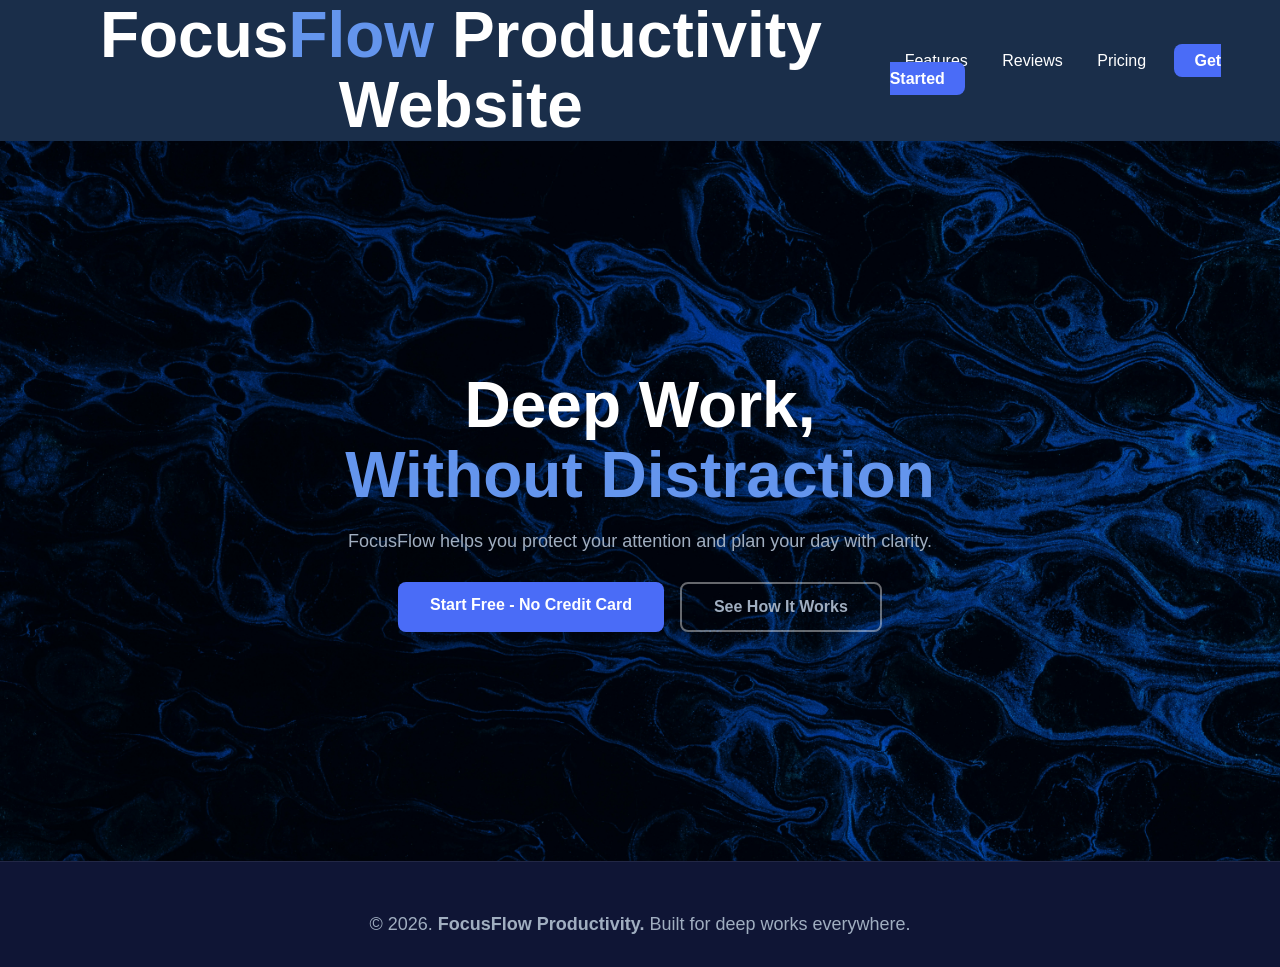
<file: index.html>
<!--Product landing page-->
<!DOCTYPE html>
<html>
    <head>
        <meta charset="UTF-8">
        <meta name="viewport" content="width=device-content, initial-scale=1.0">
        <title>Product landing page</title>
        <link rel="stylesheet" href="style.css">
    </head>

    <body>
        <header style="display: flex; justify-content: space-between; align-items: center; padding: 0 2rem;">
            <h1 style="color: white;">Focus<span style="color: cornflowerblue;">Flow</span> Productivity Website</h1>
        

        <nav>
            <a href="features.html">Features</a> 
            <a href="reviews.html">Reviews</a> 
            <a href="pricing.html">Pricing</a> &nbsp;
            <a href="pricing.html" class="btn-getstarted">Get Started</a>
        </nav>
        </header>

        <section>
            <div class="hero-content">
            <h1>Deep Work,<br>
                <span class="highlight">Without Distraction</span></h1>
                <p>FocusFlow helps you protect your attention and plan your day with clarity.</p>
            

<!--CTA Button-->
        <div class="cta-buttons">
            <a href="pricing.html" class="btn-primary">Start Free - No Credit Card</a> 
            <a href="features.html" class="btn-secondary">See How It Works</a>
        </div>
        </div>
        </section>

<!--Footer Details-->
        <footer>
            <p>&copy; 2026. <strong>FocusFlow Productivity.</strong> Built for deep works everywhere.</p>
        </footer>
    </body>
</html>
</file>
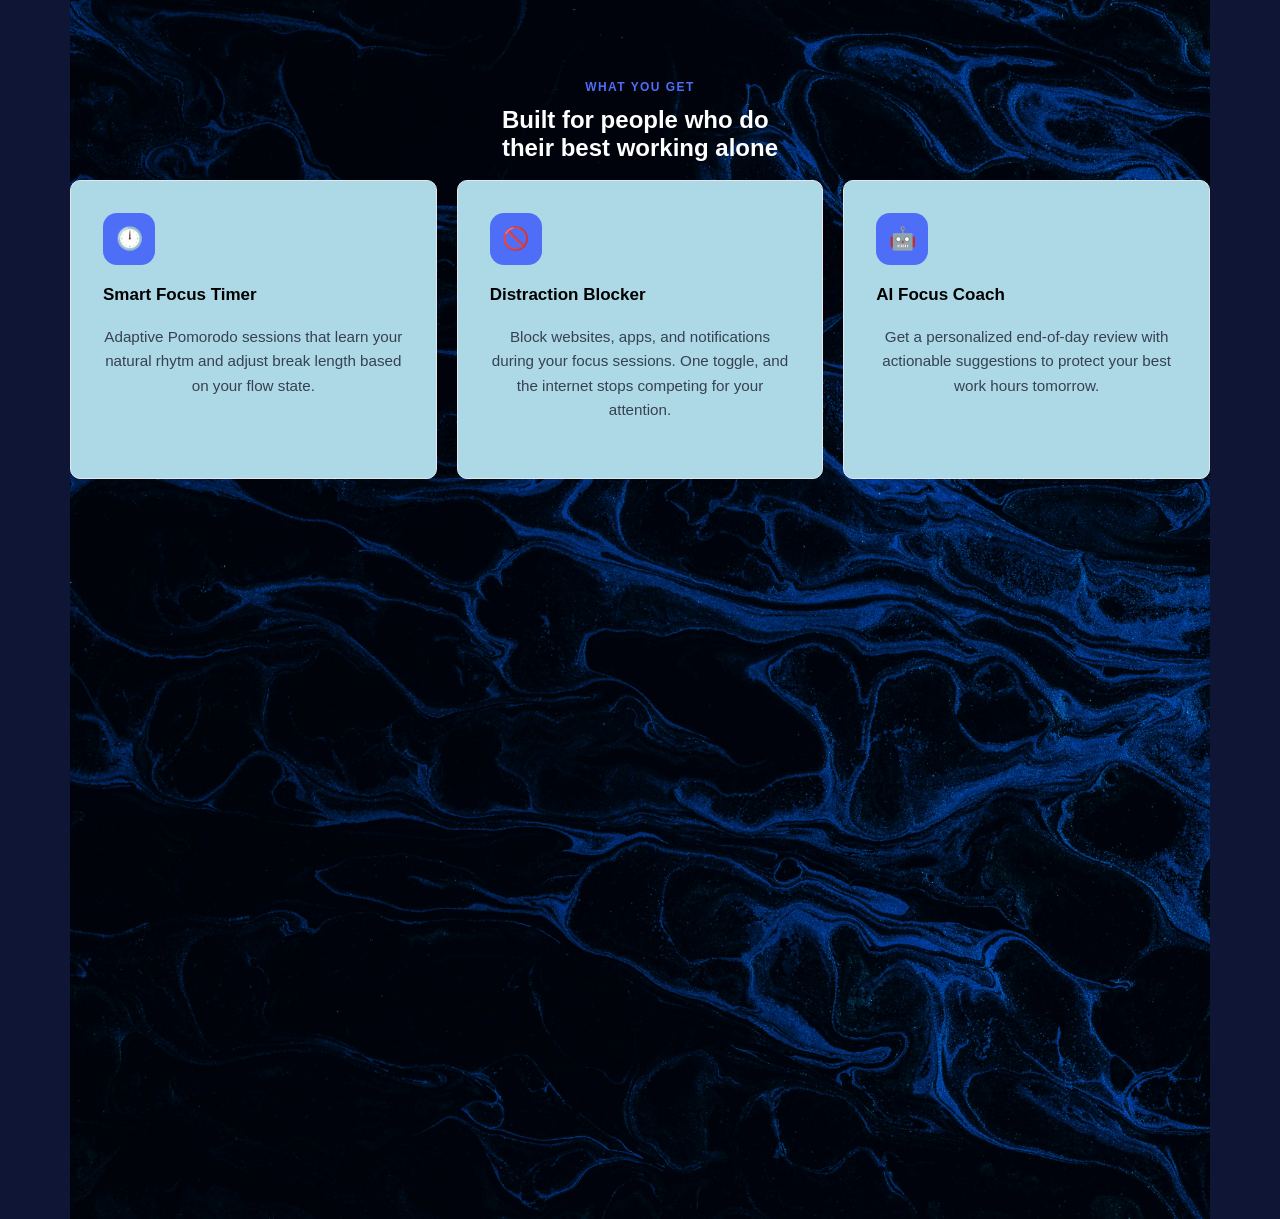
<file: features.html>
<!DOCTYPE html>
<html>
    <head>
        <meta charset="UTF-8">
        <meta name="viewport" content="width=device-content, initial-scale=1.0">
        <title>Features</title>
        <link rel="stylesheet" href="style.css">

        <section id="features">
        <div class="inner">
            <p class="eyebrow">What You Get</p>
            <h2 style="color: white;">Built for people who do<br> their best working alone </h2>
        </div><br>

        <div class="grid">
        <div class="card">
        <div class="icon">🕛</div>
        <h3>Smart Focus Timer</h3>
        <p>Adaptive Pomorodo sessions that learn your natural rhytm and adjust break length based on your flow state.</p>
        </div>

        <div class="card">
        <div class="icon">🚫</div>
        <h3>Distraction Blocker</h3>
        <p>Block websites, apps, and notifications during your focus sessions. One toggle, and the internet stops competing for your attention.</p>
      </div>
      
      <div class="card">
        <div class="icon">🤖</div>
        <h3>AI Focus Coach</h3>
        <p>Get a personalized end-of-day review with actionable suggestions to protect your best work hours tomorrow.</p>
      </div>
      
    </head>

    <body>
<!--Features Section-->  
    <section id="features">

    </section>
    </body>
</html>
</file>
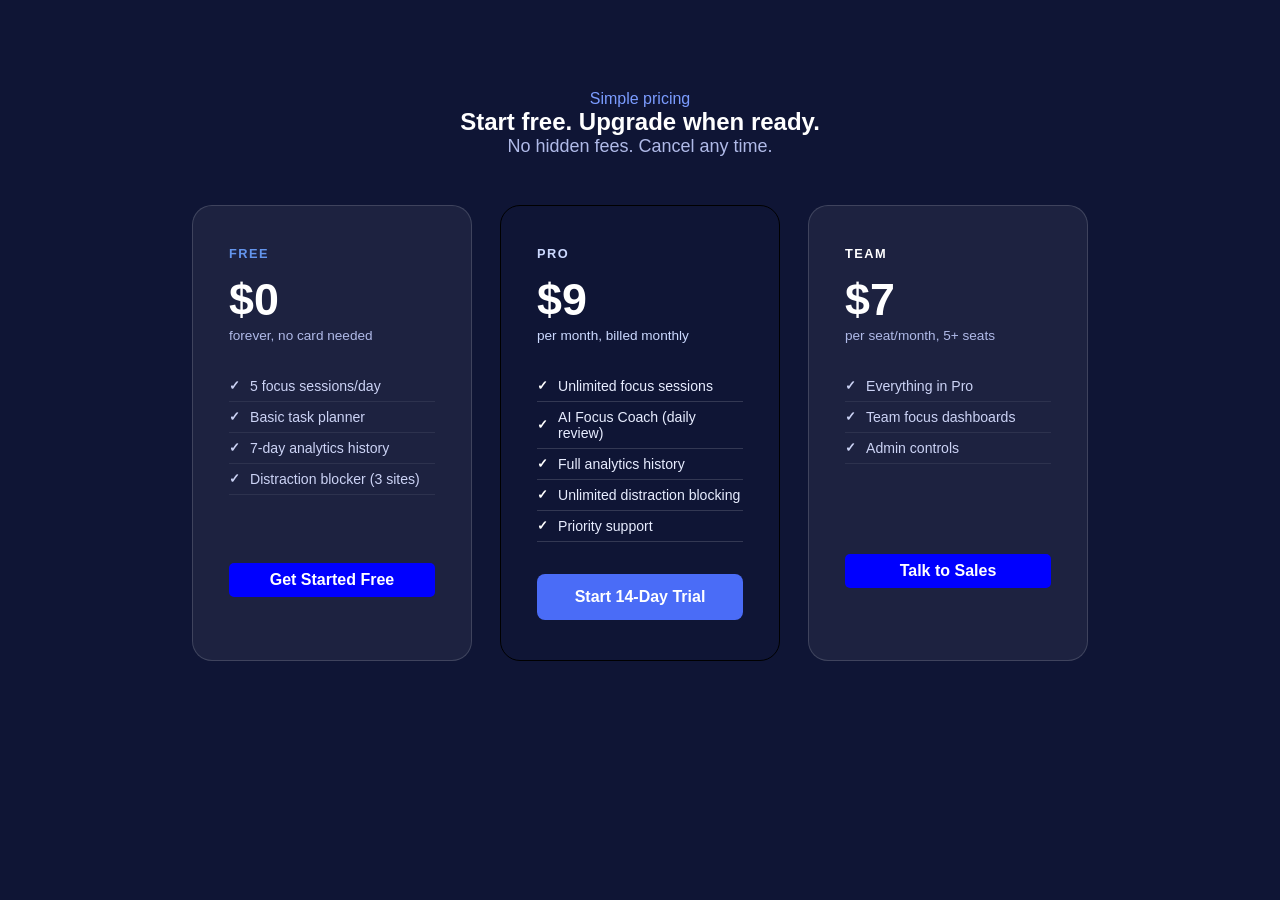
<file: pricing.html>
<!DOCTYPE html>
<html>
    <head>
        <meta charset="UTF-8">
        <meta name="viewport" content="width=device-content, initial-scale=1.0">
        <title>Pricing</title>
        <link rel="stylesheet" href="style.css">
    </head>

    <body>
        <!-- ── PRICING SECTION ────────────────────────── -->
  <section id="pricing">
    <span class="section-label" style="color:#7b9cff;">Simple pricing</span>
    <h2 class="section-title">Start free. Upgrade when ready.</h2>
    <p class="section-sub">No hidden fees. Cancel any time.</p>

    <div class="pricing-cards">
      <!-- Free -->
      <div class="pricing-card">
        <div class="pricing-plan" style="color: cornflowerblue;">Free</div>
        <div class="pricing-price">$0</div>
        <div class="pricing-period">forever, no card needed</div>
        <ul class="pricing-features">
          <li>5 focus sessions/day</li>
          <li>Basic task planner</li>
          <li>7-day analytics history</li>
          <li>Distraction blocker (3 sites)</li>
        </ul><br><br>
        <a href="" class="btn-outline" style="display:block;text-align:center;">Get Started Free</a>
      </div>

      <!-- Pro (featured) -->
      <div class="pricing-card featured">
        <div class="pricing-plan">Pro</div>
        <div class="pricing-price">$9</div>
        <div class="pricing-period">per month, billed monthly</div>
        <ul class="pricing-features">
          <li>Unlimited focus sessions</li>
          <li>AI Focus Coach (daily review)</li>
          <li>Full analytics history</li>
          <li>Unlimited distraction blocking</li>
          <li>Priority support</li>
        </ul>
        <a href="#" class="btn-primary" style="display:block;text-align:center;">Start 14-Day Trial</a>
      </div>

      <!-- Team -->
      <div class="pricing-card">
        <div class="pricing-plan" style="color: white;">Team</div>
        <div class="pricing-price">$7</div>
        <div class="pricing-period">per seat/month, 5+ seats</div>
        <ul class="pricing-features">
          <li>Everything in Pro</li>
          <li>Team focus dashboards</li>
          <li>Admin controls</li><br><br><br><br><br>
          <a href="" class="btn-outline" style="display: block; text-align:center;">Talk to Sales</a>
      </div>
    </div>
    </body>
</html>
</file>
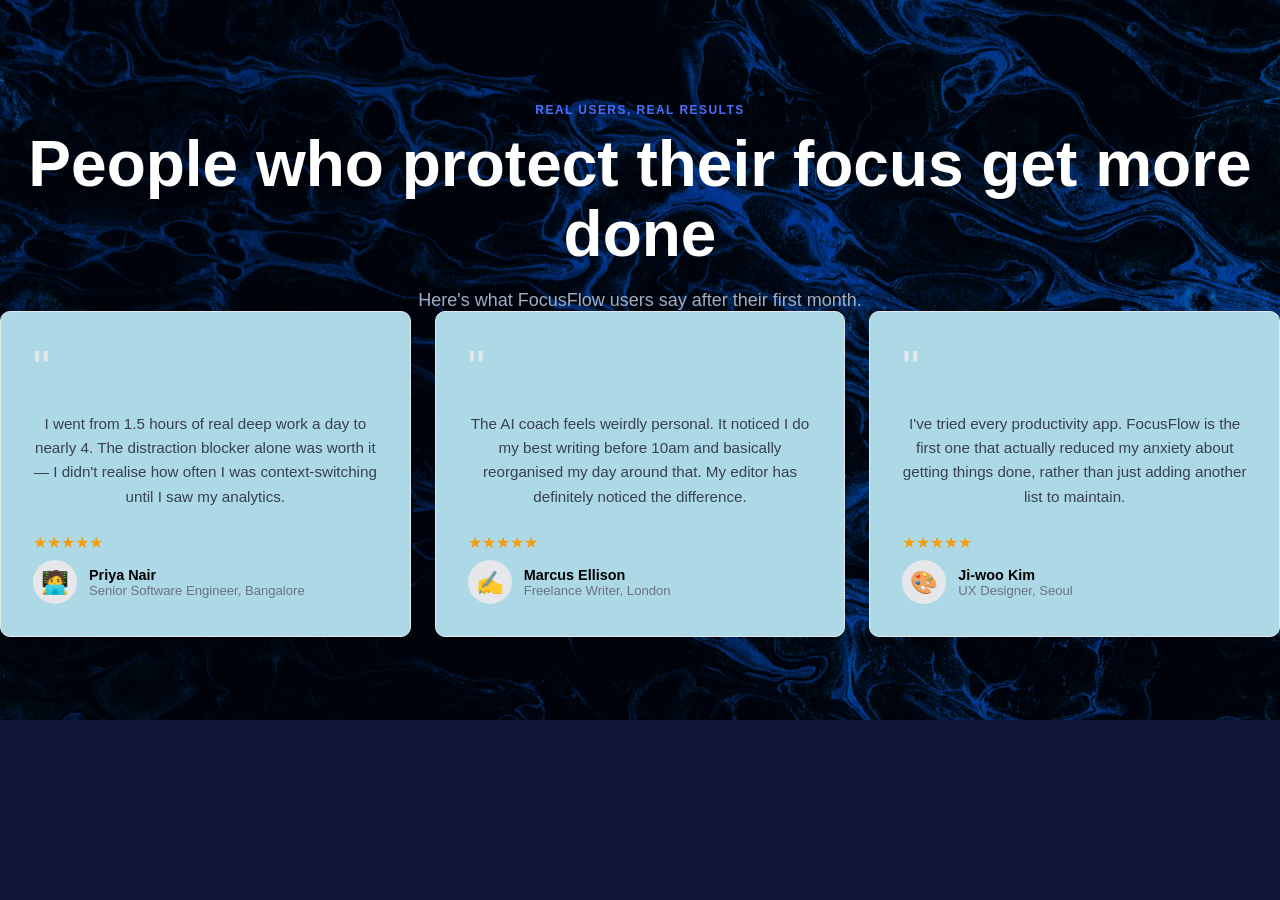
<file: reviews.html>
<!DOCTYPE html>
<html>
    <head>
        <meta charset="UTF-8">
        <meta name="viewport" content="width=device-content, initial-scale=1.0">
        <title>Pricing</title>
        <link rel="stylesheet" href="style.css">
    </head>

    <body>
    
    <section>
        <p class="eyebrow">Real Users, Real Results</p>
        <h1>People who protect their focus get more done</h1>
        <p class="subtitle">Here's what FocusFlow users say after their first month.</p>

        <div class="cards">

      <div class="card">
        <div class="quote-mark">"</div>
        <p>I went from 1.5 hours of real deep work a day to nearly 4. The distraction blocker alone was worth it — I didn't realise how often I was context-switching until I saw my analytics.</p>
        <div class="stars">★★★★★</div>
        <div class="author">
          <div class="avatar">🧑‍💻</div>
          <div>
            <div class="name">Priya Nair</div>
            <div class="role">Senior Software Engineer, Bangalore</div>
          </div>
        </div>
      </div>

      <div class="card">
        <div class="quote-mark">"</div>
        <p>The AI coach feels weirdly personal. It noticed I do my best writing before 10am and basically reorganised my day around that. My editor has definitely noticed the difference.</p>
        <div class="stars">★★★★★</div>
        <div class="author">
          <div class="avatar">✍️</div>
          <div>
            <div class="name">Marcus Ellison</div>
            <div class="role">Freelance Writer, London</div>
          </div>
        </div>
      </div>

      <div class="card">
        <div class="quote-mark">"</div>
        <p>I've tried every productivity app. FocusFlow is the first one that actually reduced my anxiety about getting things done, rather than just adding another list to maintain.</p>
        <div class="stars">★★★★★</div>
        <div class="author">
          <div class="avatar">🎨</div>
          <div>
            <div class="name">Ji-woo Kim</div>
            <div class="role">UX Designer, Seoul</div>
          </div>
        </div>
        
    </section>
    </body>
</html>
</file>
<file: style.css>
*
{
    padding: 0;
    margin: 0;
    box-sizing: border-box;
    font-family: 'Segoe UI', sans-serif;
}

header
{
    background-color: #1a2e4a;
    
}

nav a
{
    color: white;
    text-decoration: none;
    padding: 0 15px;
}

body
{
    background-color: #0f1535;
}

h1
{
    font-size: 64px;
    font-weight: 800;
    color: white;
    line-height: 1.1;
    text-align: center;
    
}

.highlight
{
    color: cornflowerblue;
}

section {
    background-image: url('dark navy blue.jpg');
    background-size: cover;
    background-position: center;
    background-repeat: no-repeat;
    display: flex;
    flex-direction: column;
    justify-content: center;
    align-items: center;
    min-height: 80vh;
}

nav a.btn-getstarted
{
    background-color: #4a6cf7;
    padding: 8px 20px;
    border-radius: 8px;
    font-weight: 600;
    
}

.hero-content
{
    display: flex;
    flex-direction: column;
    align-items: center;
    text-align: center;
}

p
{
    color: #a0aec0;
    font-size: 18px;
    margin-top: 20px;
    text-align: center;
}

.cta-buttons
{
    display: flex;
    gap: 16px;
    justify-content: center;
    margin-top: 30px;
}

.btn-primary
{
    background-color: #4a6cf7;
    color: white;
    padding: 14px 32px;
    border-radius: 8px;
    font-size: 16px;
    font-weight: 700;
    text-decoration: none;
    border: none;
}

.btn-primary:hover 
{
    background-color: #3a5ce5;
}

.btn-secondary 
{
    background-color: transparent;
    color: #a0aec0;
    padding: 14px 32px;
    border-radius: 8px;
    font-size: 16px;
    font-weight: 700;
    text-decoration: none;
    border: 2px solid rgba(255, 255, 255, 0.4);
}

.btn-secondary:hover
{
    background-color: white;
}

#features
{
    max-width: 1140px;
    margin: 0 auto;
    padding-top: 60px;        
    display: flex;             
    flex-direction: column;    
    justify-content: flex-start;
}

.eyebrow 
{ 
    color: #4f6ef7;
    font-size: 12px;
    font-weight: 700;
    letter-spacing: .12em;
    text-transform: uppercase;
    margin-bottom: 12px;
    text-align: center;
}

.grid 
{ 
    display: grid;
    grid-template-columns: repeat(3, 1fr);
    gap: 20px; 
}

.card 
{
  background: lightblue;
  border-radius: 14px;
  padding: 28px 24px 32px;
  border: 1px solid #e5e7eb;
}

.icon 
{
  width: 52px; 
  height: 52px;
  border-radius: 14px;
  background: #4f6ef7;
  display: flex; 
  align-items: center; 
  justify-content: center;
  font-size: 22px;
  margin-bottom: 20px;
}

.card h3 
{ 
    font-size: 17px;
    font-weight: 700;
    margin-bottom: 10px; 
}

.card p  
{ 
    font-size: 14px; 
    color: #6b7280; 
    line-height: 1.65; 
}

/* CARDS */
.cards 
{ 
    display: grid; 
    grid-template-columns: repeat(3, 1fr); 
    gap: 1.5rem; 
}

.card 
{ border: 1px solid #e5e7eb; 
  border-radius: 10px; padding: 2rem; 
}

.quote-mark 
{ font-size: 3rem; 
  color: #e5e7eb; 
  line-height: 1; 
  margin-bottom: 0.5rem; 
}

.card p 
{ color: #374151; 
  line-height: 1.6; 
  margin-bottom: 1.5rem; 
  font-size: 0.95rem; 
}

.stars 
{ color: #f59e0b; 
  font-size: 1rem; 
  margin-bottom: 0.5rem; 
}

.author 
{ display: flex; 
  align-items: center; 
  gap: 0.75rem; 
}

.avatar 
{ width: 44px; 
  height: 44px; 
  border-radius: 50%; 
  background: #e5e7eb; 
  display: flex; 
  align-items: center; 
  justify-content: center; 
  font-size: 1.4rem; 
}

.name 
{ font-weight: 600; 
  font-size: 0.9rem; 
}

.role 
{ color: #6b7280; 
  font-size: 0.82rem; 
}

/* ─── PRICING / CTA SECTION ─────────────────────────────── */
    #pricing {
      background: linear-gradient(135deg, var(--navy) 0%, #2a305e 100%);
      max-width: 100%;
      margin: 0;
      padding: 90px 40px;
      text-align: center;
    }

    #pricing .section-title {
      color: #fff;
    }

    #pricing .section-sub {
      color: #b0bae8;
      margin: 0 auto 48px;
    }

    .pricing-cards {
      display: flex;
      gap: 28px;
      justify-content: center;
      flex-wrap: wrap;
      max-width: 1100px;
      margin: 0 auto;
    }

    .pricing-card {
      background-color: rgba(255,255,255,0.06);
      border: 1.5px solid rgba(255,255,255,0.15);
      border-radius: 20px;
      padding: 40px 36px;
      width: 280px;
      text-align: left;
      transition: border-color 0.2s, transform 0.2s;
    }

    .pricing-card:hover {
      border-color: rgba(255,255,255,0.35);
      transform: translateY(-4px);
    }

    .pricing-card.featured {
      background-color: var(--blue);
      border-color: var(--blue-lt);
    }

    .pricing-plan {
      font-family: 'Poppins', sans-serif;
      font-size: 0.8rem;
      font-weight: 700;
      color: var(--blue-lt);
      letter-spacing: 1.5px;
      text-transform: uppercase;
      margin-bottom: 16px;
    }

    .pricing-card.featured .pricing-plan {
      color: #ccd9ff;
    }

    .pricing-price {
      font-family: 'Poppins', sans-serif;
      font-size: 2.8rem;
      font-weight: 800;
      color: #fff;
      line-height: 1;
      margin-bottom: 6px;
    }

    .pricing-period {
      font-size: 0.85rem;
      color: #b0bae8;
      margin-bottom: 28px;
    }

    .pricing-card.featured .pricing-period {
      color: #ccd9ff;
    }

    .pricing-features {
      list-style: none;
      margin-bottom: 32px;
    }

    .pricing-features li {
      color: #ccd3f5;
      font-size: 0.88rem;
      padding: 7px 0;
      border-bottom: 1px solid rgba(255,255,255,0.07);
      display: flex;
      align-items: center;
      gap: 10px;
    }

    .pricing-card.featured .pricing-features li {
      color: #e8edff;
      border-bottom-color: rgba(255,255,255,0.15);
    }

    .pricing-features li::before {
      content: '✓';
      color: var(--blue-lt);
      font-weight: 700;
      font-size: 0.8rem;
      flex-shrink: 0;
    }

    .pricing-card.featured .pricing-features li::before {
      color: #fff;
    }

    .btn-outline
    {
        background-color: blue;
        color: white;
        text-decoration: none;
        padding: 8px 20px;
        font-weight: 700;
        border-radius: 5px;
    }

    /* ─── FOOTER ────────────────────────────────────────────── */
    footer {
      background-color: var(--navy);
      color: #b0bae8;
      text-align: center;
      padding: 32px 40px;
      font-size: 0.85rem;
      border-top: 1px solid rgba(255,255,255,0.08);
    }

    footer strong {
      color: var(--blue-lt);
    }

    /* ─── RESPONSIVE ────────────────────────────────────────── */
    @media (max-width: 640px) {
      nav { padding: 16px 20px; }
      .nav-links { display: none; }
      .hero { padding: 60px 20px 70px; }
      #features, #pricing { padding: 60px 20px; }
      .pricing-card { width: 100%; }
    }
</file>
